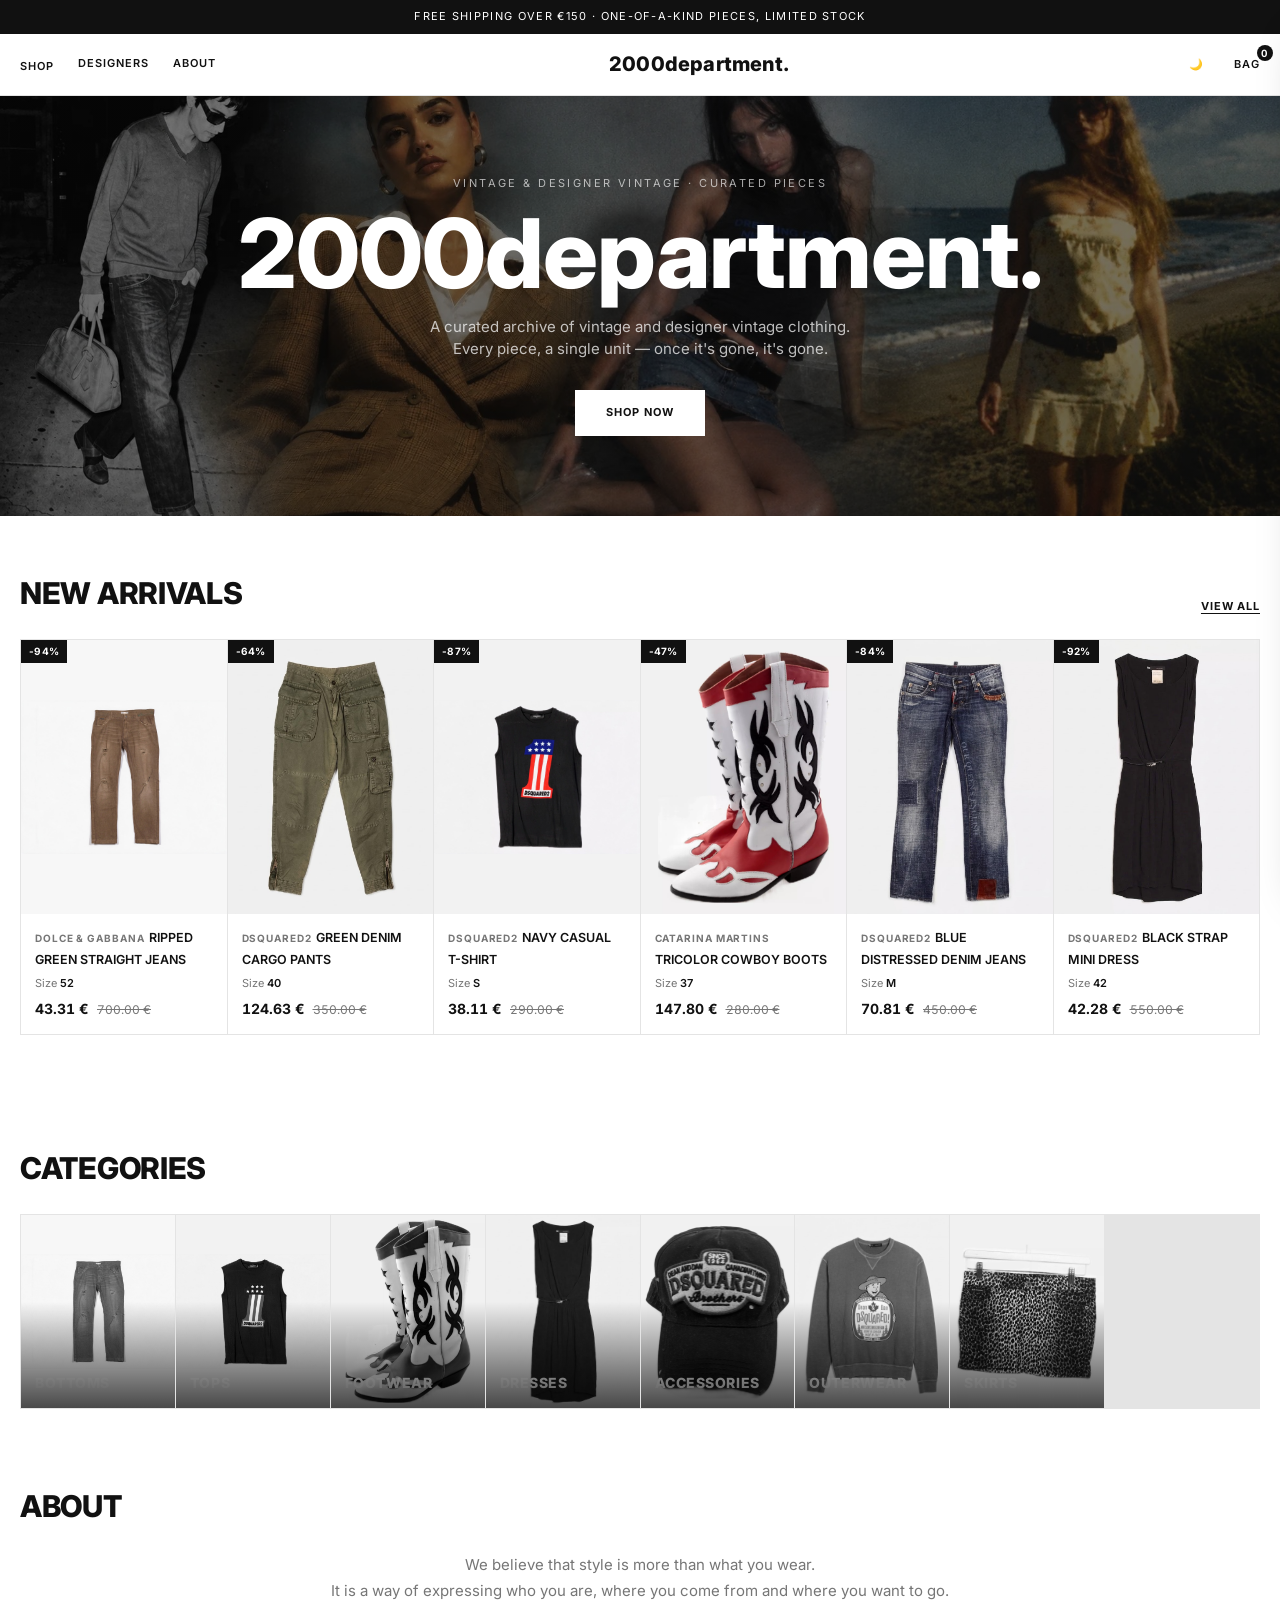
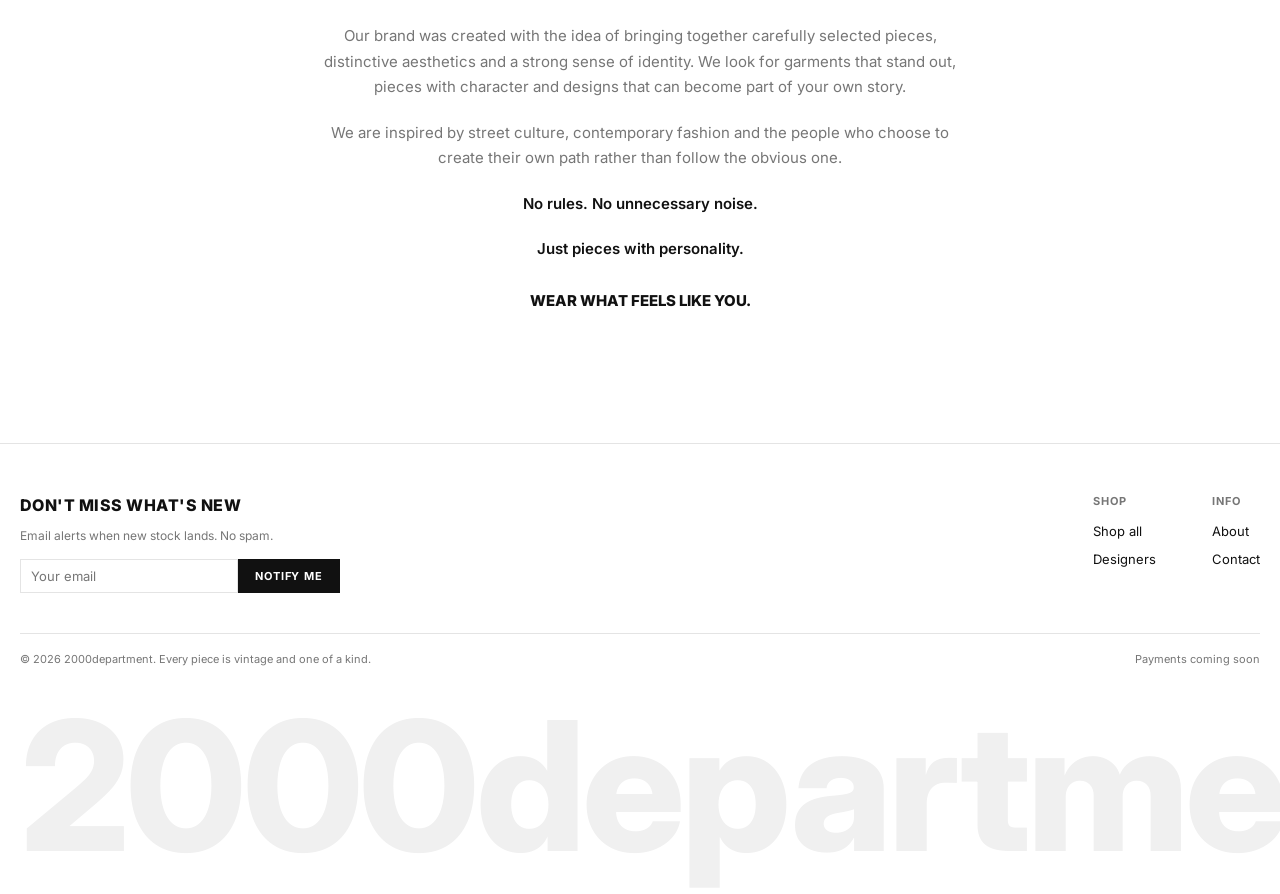
<file: index.html>
<!doctype html>
<html lang="en">
<head>
<meta charset="UTF-8">
<script>(function(){try{var t=localStorage.getItem('studio_theme');if(t==='light'||t==='dark')document.documentElement.setAttribute('data-theme',t);}catch(e){}})();</script>
<meta name="viewport" content="width=device-width, initial-scale=1, viewport-fit=cover">
<title>2000department — Vintage &amp; Designer Vintage</title>
<link rel="stylesheet" href="https://fonts.googleapis.com/css2?family=Inter:wght@400;500;600;700;800&display=swap">
<link rel="stylesheet" href="css/styles.css">
</head>
<body>

<div class="announce">Free shipping over €150 · One-of-a-kind pieces, limited stock</div>

<header class="site">
  <div class="wrap site-nav">
    <button id="mobileToggle" class="mobile-toggle" aria-label="Open menu">☰</button>
    <nav class="nav-left">
      <div class="nav-item">
        <a href="shop.html">Shop</a>
        <div class="mega-panel">
          <div class="wrap mega-cols">
            <div class="mega-col">
              <h5>Outerwear</h5>
              <a href="shop.html?category=Outerwear">All Outerwear</a>
              <a href="shop.html?category=Outerwear">Fur Jackets</a>
              <a href="shop.html?category=Outerwear">Vests</a>
              <a href="shop.html?category=Outerwear">Blazer &amp; Suits</a>
              <a href="shop.html?category=Outerwear">Coats</a>
              <a href="shop.html?category=Outerwear">Light Jackets</a>
              <a href="shop.html?category=Outerwear">Leather Jackets</a>
              <a href="shop.html?category=Outerwear">Bombers</a>
              <a href="shop.html?category=Outerwear">Denim Jackets</a>
            </div>
            <div class="mega-col">
              <h5>Bottoms</h5>
              <a href="shop.html?category=Bottoms">All Bottoms</a>
              <a href="shop.html?category=Bottoms">Jeans &amp; Pants</a>
              <a href="shop.html?category=Bottoms">Shorts</a>
              <a href="shop.html?category=Skirts">Skirts</a>
            </div>
            <div class="mega-col">
              <h5>Tops</h5>
              <a href="shop.html?category=Tops">All Tops</a>
              <a href="shop.html?category=Tops">T-Shirts</a>
              <a href="shop.html?category=Tops">Sweaters &amp; Hoodies</a>
              <a href="shop.html?category=Tops">Shirts &amp; Polos</a>
              <a href="shop.html?category=Dresses">Dresses</a>
            </div>
            <div class="mega-col">
              <h5>Footwear</h5>
              <a href="shop.html?category=Footwear">All Footwear</a>
              <a href="shop.html?category=Footwear">Shoes</a>
              <a href="shop.html?category=Footwear">Sneakers</a>
              <a href="shop.html?category=Footwear">Boots</a>
              <a href="shop.html?category=Footwear">Heels</a>
              <a href="shop.html?category=Footwear">Sandals</a>
            </div>
            <div class="mega-col">
              <h5>Accessories</h5>
              <a href="shop.html?category=Accessories">All Accessories</a>
              <a href="shop.html?category=Accessories">Bags</a>
              <a href="shop.html?category=Accessories">Belts</a>
              <a href="shop.html?category=Accessories">Gloves &amp; Scarves</a>
              <a href="shop.html?category=Accessories">Hats &amp; Beanies</a>
              <a href="shop.html?category=Accessories">Jewelry</a>
              <a href="shop.html?category=Accessories">Glasses</a>
            </div>
            <div class="mega-col">
              <h5>Collaborations</h5>
              <span class="mega-soon">Coming soon</span>
            </div>
          </div>
        </div>
      </div>
      <a href="designers.html">Designers</a>
      <a href="#about">About</a>
    </nav>
    <a href="index.html" class="wordmark">2000department.</a>
    <div class="nav-right">
      <button class="theme-toggle" aria-label="Toggle theme">🌙</button>
      <button data-cart-open class="cart-btn" aria-label="Open bag">Bag <span class="cart-count" hidden>0</span></button>
    </div>
  </div>
</header>

<div id="mobileNav">
  <button class="close-mobile" data-cart-close aria-label="Close menu">✕</button>
  <a href="shop.html">Shop all</a>
  <a href="designers.html">Designers</a>
  <a href="#about">About</a>
</div>

<section class="hero" style="padding-block:0;">
  <div class="hero-inner wrap" style="padding-block:80px;">
    <p class="eyebrow">Vintage &amp; designer vintage · curated pieces</p>
    <h1>2000department.</h1>
    <p class="sub">A curated archive of vintage and designer vintage clothing. Every piece, a single unit — once it's gone, it's gone.</p>
    <a href="shop.html" class="btn">Shop now</a>
  </div>
</section>

<section class="wrap">
  <div class="section-head">
    <h2>New Arrivals</h2>
    <a href="shop.html" class="view-all">View all</a>
  </div>
  <div class="grid" id="newArrivals"></div>
</section>

<section class="wrap">
  <div class="section-head">
    <h2>Categories</h2>
  </div>
  <div class="tiles" id="categoryTiles"></div>
</section>

<section class="wrap about-section" id="about">
  <div class="section-head">
    <h2>About</h2>
  </div>
  <div class="about-copy">
    <p>We believe that style is more than what you wear.<br>It is a way of expressing who you are, where you come from and where you want to go.</p>
    <p>Our brand was created with the idea of bringing together carefully selected pieces, distinctive aesthetics and a strong sense of identity. We look for garments that stand out, pieces with character and designs that can become part of your own story.</p>
    <p>We are inspired by street culture, contemporary fashion and the people who choose to create their own path rather than follow the obvious one.</p>
    <p class="about-emphasis">No rules. No unnecessary noise.</p>
    <p class="about-emphasis">Just pieces with personality.</p>
    <p class="about-tagline">Wear what feels like you.</p>
  </div>
</section>

<footer class="site">
  <div class="wrap">
    <div class="footer-top">
      <div class="footer-news">
        <h3>Don't miss what's new</h3>
        <p>Email alerts when new stock lands. No spam.</p>
        <form class="news-form" id="newsForm">
          <input type="email" placeholder="Your email" required>
          <button type="submit">Notify me</button>
        </form>
      </div>
      <div class="footer-cols">
        <div class="footer-col">
          <h4>Shop</h4>
          <a href="shop.html">Shop all</a>
          <a href="designers.html">Designers</a>
        </div>
        <div class="footer-col">
          <h4>Info</h4>
          <a href="#about">About</a>
          <a href="#" id="footerContact">Contact</a>
        </div>
      </div>
    </div>
    <div class="footer-bottom">
      <span>© <span id="year"></span> 2000department. Every piece is vintage and one of a kind.</span>
      <span>Payments coming soon</span>
    </div>
    <div class="footer-wordmark">2000department.</div>
  </div>
</footer>

<div class="overlay" id="overlay"></div>
<aside id="cartDrawer" aria-label="Shopping bag">
  <div class="cart-head">
    <h2>Bag</h2>
    <button data-cart-close aria-label="Close bag">✕</button>
  </div>
  <div class="ship-progress" id="shipProgress">
    <span class="ship-text"></span>
    <div class="bar"><div></div></div>
  </div>
  <div class="cart-lines" id="cartLines"></div>
  <div class="cart-foot" id="cartFoot" hidden>
    <div class="cart-total-row"><span>Estimated total</span><span id="cartTotal"></span></div>
    <p class="cart-note">Taxes included. Shipping calculated at checkout.</p>
    <button class="btn dark block" id="checkoutBtn">Checkout</button>
  </div>
</aside>

<div id="checkoutModal">
  <div class="modal-card">
    <h3>Payment coming soon</h3>
    <p>We're still connecting the payment gateway. In the meantime, email us at <b id="checkoutContactLine"></b> with your bag and we'll help you complete the order by hand.</p>
    <button class="btn dark block" id="checkoutModalClose">Got it</button>
  </div>
</div>

<div class="toast" id="toast"></div>

<script src="js/products.js"></script>
<script src="js/main.js"></script>
<script>
document.getElementById('year').textContent = new Date().getFullYear();
document.getElementById('newsForm').addEventListener('submit', function(e){
  e.preventDefault();
  showToast("Thanks! We'll email you about new arrivals.");
  this.reset();
});
document.getElementById('footerContact').addEventListener('click', function(e){
  e.preventDefault();
  openCheckoutModal();
});

(function(){
  const products = PRODUCTS;
  const inStock = products.filter(p=>p.status==='in_stock');

  const arrivals = inStock.slice(0,6);
  document.getElementById('newArrivals').innerHTML = arrivals.map(productCardHTML).join('');

  const categories = [...new Set(products.map(p=>p.category))];
  const tilesEl = document.getElementById('categoryTiles');
  tilesEl.innerHTML = categories.map(cat=>{
    const rep = products.find(p=>p.category===cat);
    return `<a class="tile" href="shop.html?category=${encodeURIComponent(cat)}">
      <img src="${rep.image}" alt="${cat}">
      <span>${cat}</span>
    </a>`;
  }).join('');
})();
</script>
</body>
</html>
</file>
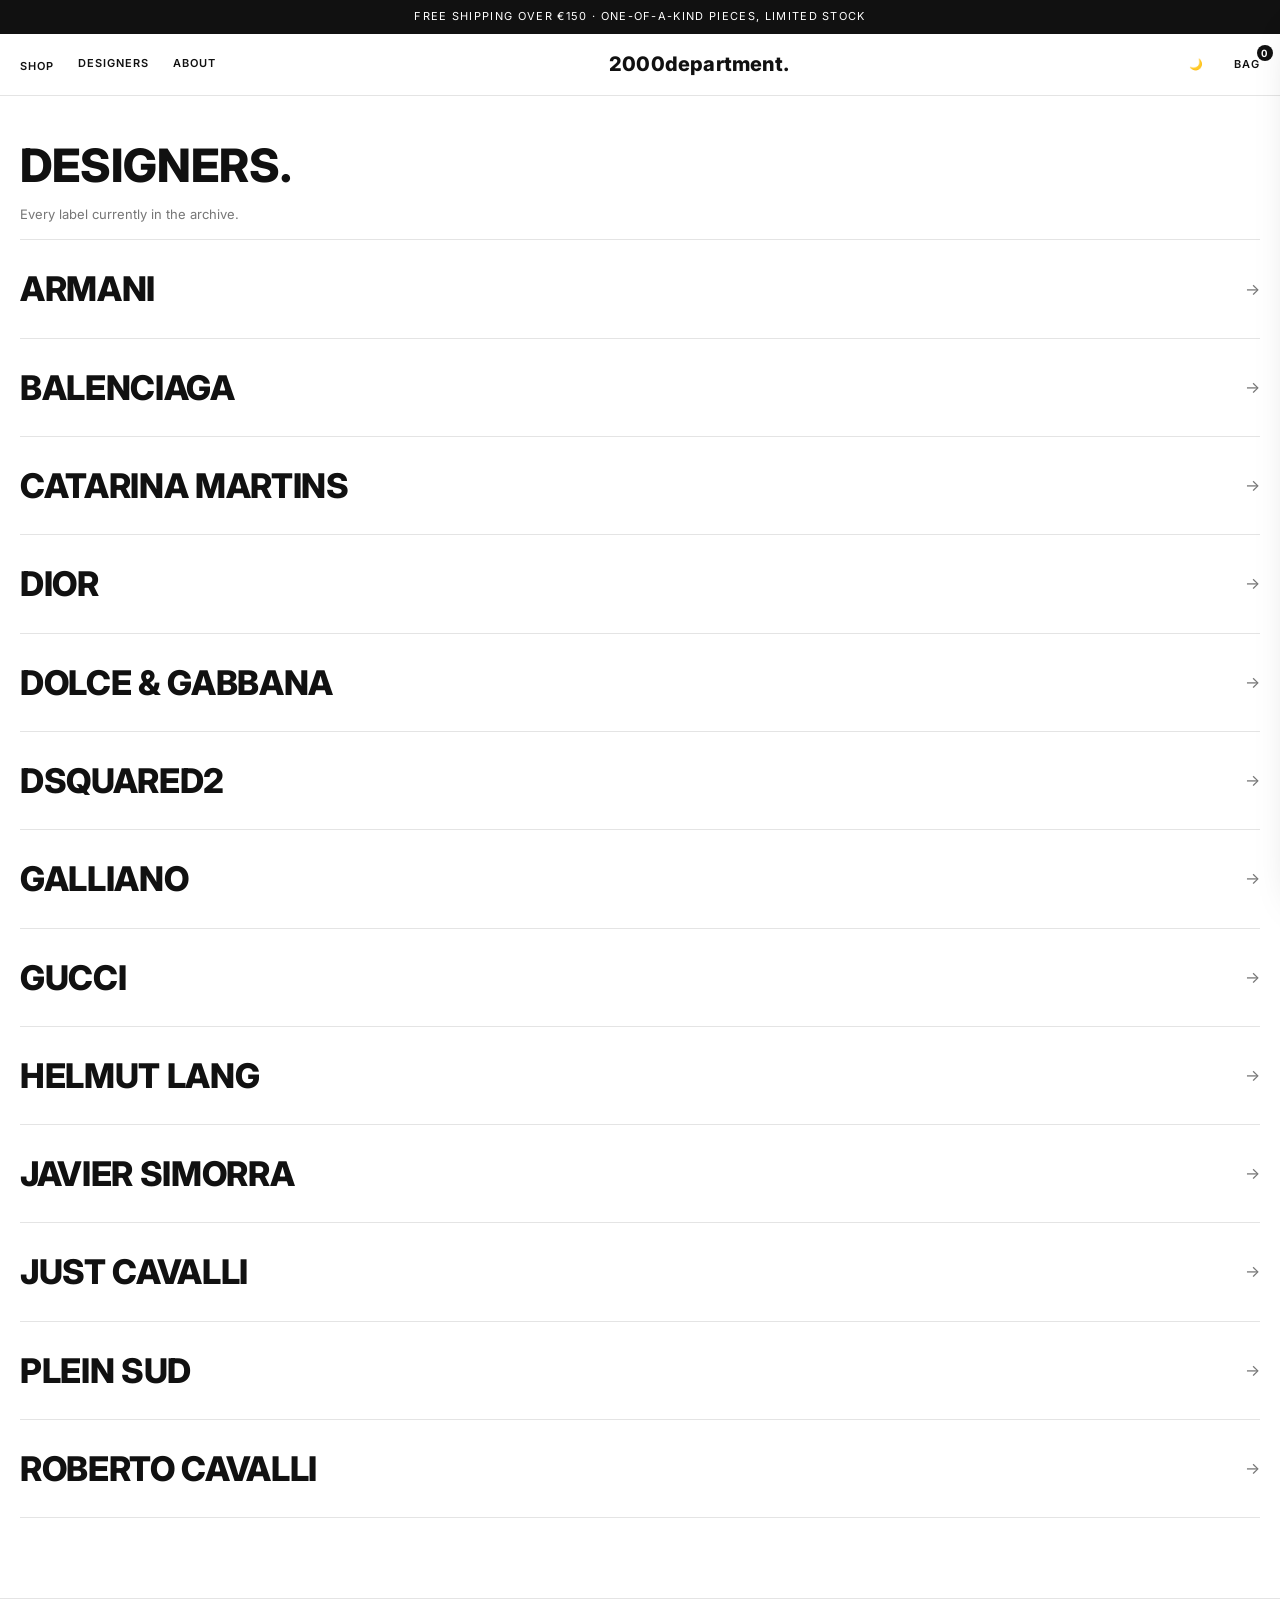
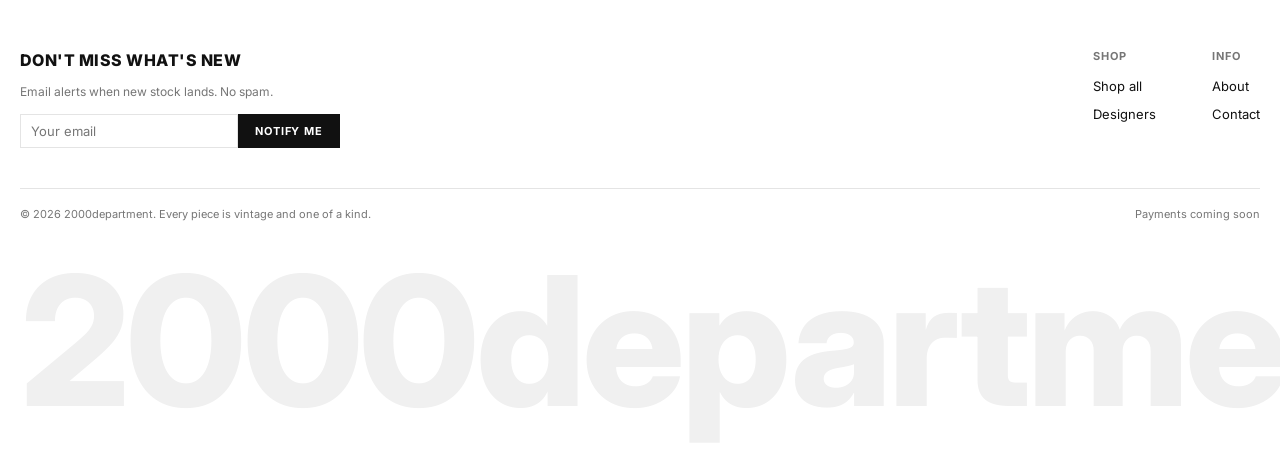
<file: designers.html>
<!doctype html>
<html lang="en">
<head>
<meta charset="UTF-8">
<script>(function(){try{var t=localStorage.getItem('studio_theme');if(t==='light'||t==='dark')document.documentElement.setAttribute('data-theme',t);}catch(e){}})();</script>
<meta name="viewport" content="width=device-width, initial-scale=1, viewport-fit=cover">
<title>Designers — 2000department</title>
<link rel="stylesheet" href="https://fonts.googleapis.com/css2?family=Inter:wght@400;500;600;700;800&display=swap">
<link rel="stylesheet" href="css/styles.css">
</head>
<body>

<div class="announce">Free shipping over €150 · One-of-a-kind pieces, limited stock</div>

<header class="site">
  <div class="wrap site-nav">
    <button id="mobileToggle" class="mobile-toggle" aria-label="Open menu">☰</button>
    <nav class="nav-left">
      <div class="nav-item">
        <a href="shop.html">Shop</a>
        <div class="mega-panel">
          <div class="wrap mega-cols">
            <div class="mega-col">
              <h5>Outerwear</h5>
              <a href="shop.html?category=Outerwear">All Outerwear</a>
              <a href="shop.html?category=Outerwear">Fur Jackets</a>
              <a href="shop.html?category=Outerwear">Vests</a>
              <a href="shop.html?category=Outerwear">Blazer &amp; Suits</a>
              <a href="shop.html?category=Outerwear">Coats</a>
              <a href="shop.html?category=Outerwear">Light Jackets</a>
              <a href="shop.html?category=Outerwear">Leather Jackets</a>
              <a href="shop.html?category=Outerwear">Bombers</a>
              <a href="shop.html?category=Outerwear">Denim Jackets</a>
            </div>
            <div class="mega-col">
              <h5>Bottoms</h5>
              <a href="shop.html?category=Bottoms">All Bottoms</a>
              <a href="shop.html?category=Bottoms">Jeans &amp; Pants</a>
              <a href="shop.html?category=Bottoms">Shorts</a>
              <a href="shop.html?category=Skirts">Skirts</a>
            </div>
            <div class="mega-col">
              <h5>Tops</h5>
              <a href="shop.html?category=Tops">All Tops</a>
              <a href="shop.html?category=Tops">T-Shirts</a>
              <a href="shop.html?category=Tops">Sweaters &amp; Hoodies</a>
              <a href="shop.html?category=Tops">Shirts &amp; Polos</a>
              <a href="shop.html?category=Dresses">Dresses</a>
            </div>
            <div class="mega-col">
              <h5>Footwear</h5>
              <a href="shop.html?category=Footwear">All Footwear</a>
              <a href="shop.html?category=Footwear">Shoes</a>
              <a href="shop.html?category=Footwear">Sneakers</a>
              <a href="shop.html?category=Footwear">Boots</a>
              <a href="shop.html?category=Footwear">Heels</a>
              <a href="shop.html?category=Footwear">Sandals</a>
            </div>
            <div class="mega-col">
              <h5>Accessories</h5>
              <a href="shop.html?category=Accessories">All Accessories</a>
              <a href="shop.html?category=Accessories">Bags</a>
              <a href="shop.html?category=Accessories">Belts</a>
              <a href="shop.html?category=Accessories">Gloves &amp; Scarves</a>
              <a href="shop.html?category=Accessories">Hats &amp; Beanies</a>
              <a href="shop.html?category=Accessories">Jewelry</a>
              <a href="shop.html?category=Accessories">Glasses</a>
            </div>
            <div class="mega-col">
              <h5>Collaborations</h5>
              <span class="mega-soon">Coming soon</span>
            </div>
          </div>
        </div>
      </div>
      <a href="designers.html">Designers</a>
      <a href="index.html#about">About</a>
    </nav>
    <a href="index.html" class="wordmark">2000department.</a>
    <div class="nav-right">
      <button class="theme-toggle" aria-label="Toggle theme">🌙</button>
      <button data-cart-open class="cart-btn" aria-label="Open bag">Bag <span class="cart-count" hidden>0</span></button>
    </div>
  </div>
</header>

<div id="mobileNav">
  <button class="close-mobile" data-cart-close aria-label="Close menu">✕</button>
  <a href="shop.html">Shop all</a>
  <a href="designers.html">Designers</a>
  <a href="index.html#about">About</a>
</div>

<section class="wrap" style="padding-block:36px 0;">
  <h1 style="font-family:'Inter',sans-serif; font-weight:800; text-transform:uppercase; font-size:clamp(28px,5vw,46px); margin:0 0 6px;">Designers.</h1>
  <p style="color:var(--ink-muted); font-size:13px; margin:0 0 8px;">Every label currently in the archive.</p>
</section>

<section class="wrap designers-list" id="designersList"></section>

<footer class="site" style="margin-top:20px;">
  <div class="wrap">
    <div class="footer-top">
      <div class="footer-news">
        <h3>Don't miss what's new</h3>
        <p>Email alerts when new stock lands. No spam.</p>
        <form class="news-form" id="newsForm">
          <input type="email" placeholder="Your email" required>
          <button type="submit">Notify me</button>
        </form>
      </div>
      <div class="footer-cols">
        <div class="footer-col">
          <h4>Shop</h4>
          <a href="shop.html">Shop all</a>
          <a href="designers.html">Designers</a>
        </div>
        <div class="footer-col">
          <h4>Info</h4>
          <a href="index.html#about">About</a>
          <a href="#" id="footerContact">Contact</a>
        </div>
      </div>
    </div>
    <div class="footer-bottom">
      <span>© <span id="year"></span> 2000department. Every piece is vintage and one of a kind.</span>
      <span>Payments coming soon</span>
    </div>
    <div class="footer-wordmark">2000department.</div>
  </div>
</footer>

<div class="overlay" id="overlay"></div>
<aside id="cartDrawer" aria-label="Shopping bag">
  <div class="cart-head">
    <h2>Bag</h2>
    <button data-cart-close aria-label="Close bag">✕</button>
  </div>
  <div class="ship-progress" id="shipProgress">
    <span class="ship-text"></span>
    <div class="bar"><div></div></div>
  </div>
  <div class="cart-lines" id="cartLines"></div>
  <div class="cart-foot" id="cartFoot" hidden>
    <div class="cart-total-row"><span>Estimated total</span><span id="cartTotal"></span></div>
    <p class="cart-note">Taxes included. Shipping calculated at checkout.</p>
    <button class="btn dark block" id="checkoutBtn">Checkout</button>
  </div>
</aside>

<div id="checkoutModal">
  <div class="modal-card">
    <h3>Payment coming soon</h3>
    <p>We're still connecting the payment gateway. In the meantime, email us at <b id="checkoutContactLine"></b> with your bag and we'll help you complete the order by hand.</p>
    <button class="btn dark block" id="checkoutModalClose">Got it</button>
  </div>
</div>

<div class="toast" id="toast"></div>

<script src="js/products.js"></script>
<script src="js/main.js"></script>
<script>
document.getElementById('year').textContent = new Date().getFullYear();
document.getElementById('newsForm').addEventListener('submit', function(e){
  e.preventDefault();
  showToast("Thanks! We'll email you about new arrivals.");
  this.reset();
});
document.getElementById('footerContact').addEventListener('click', function(e){
  e.preventDefault();
  openCheckoutModal();
});

(function(){
  const brands = [...new Set(PRODUCTS.map(p => p.brand))].sort();
  document.getElementById('designersList').innerHTML = brands.map(b => `
    <a class="designer-row" href="shop.html?brand=${encodeURIComponent(b)}">
      <span>${b}</span>
      <span class="arrow">→</span>
    </a>
  `).join('');
})();
</script>
</body>
</html>
</file>
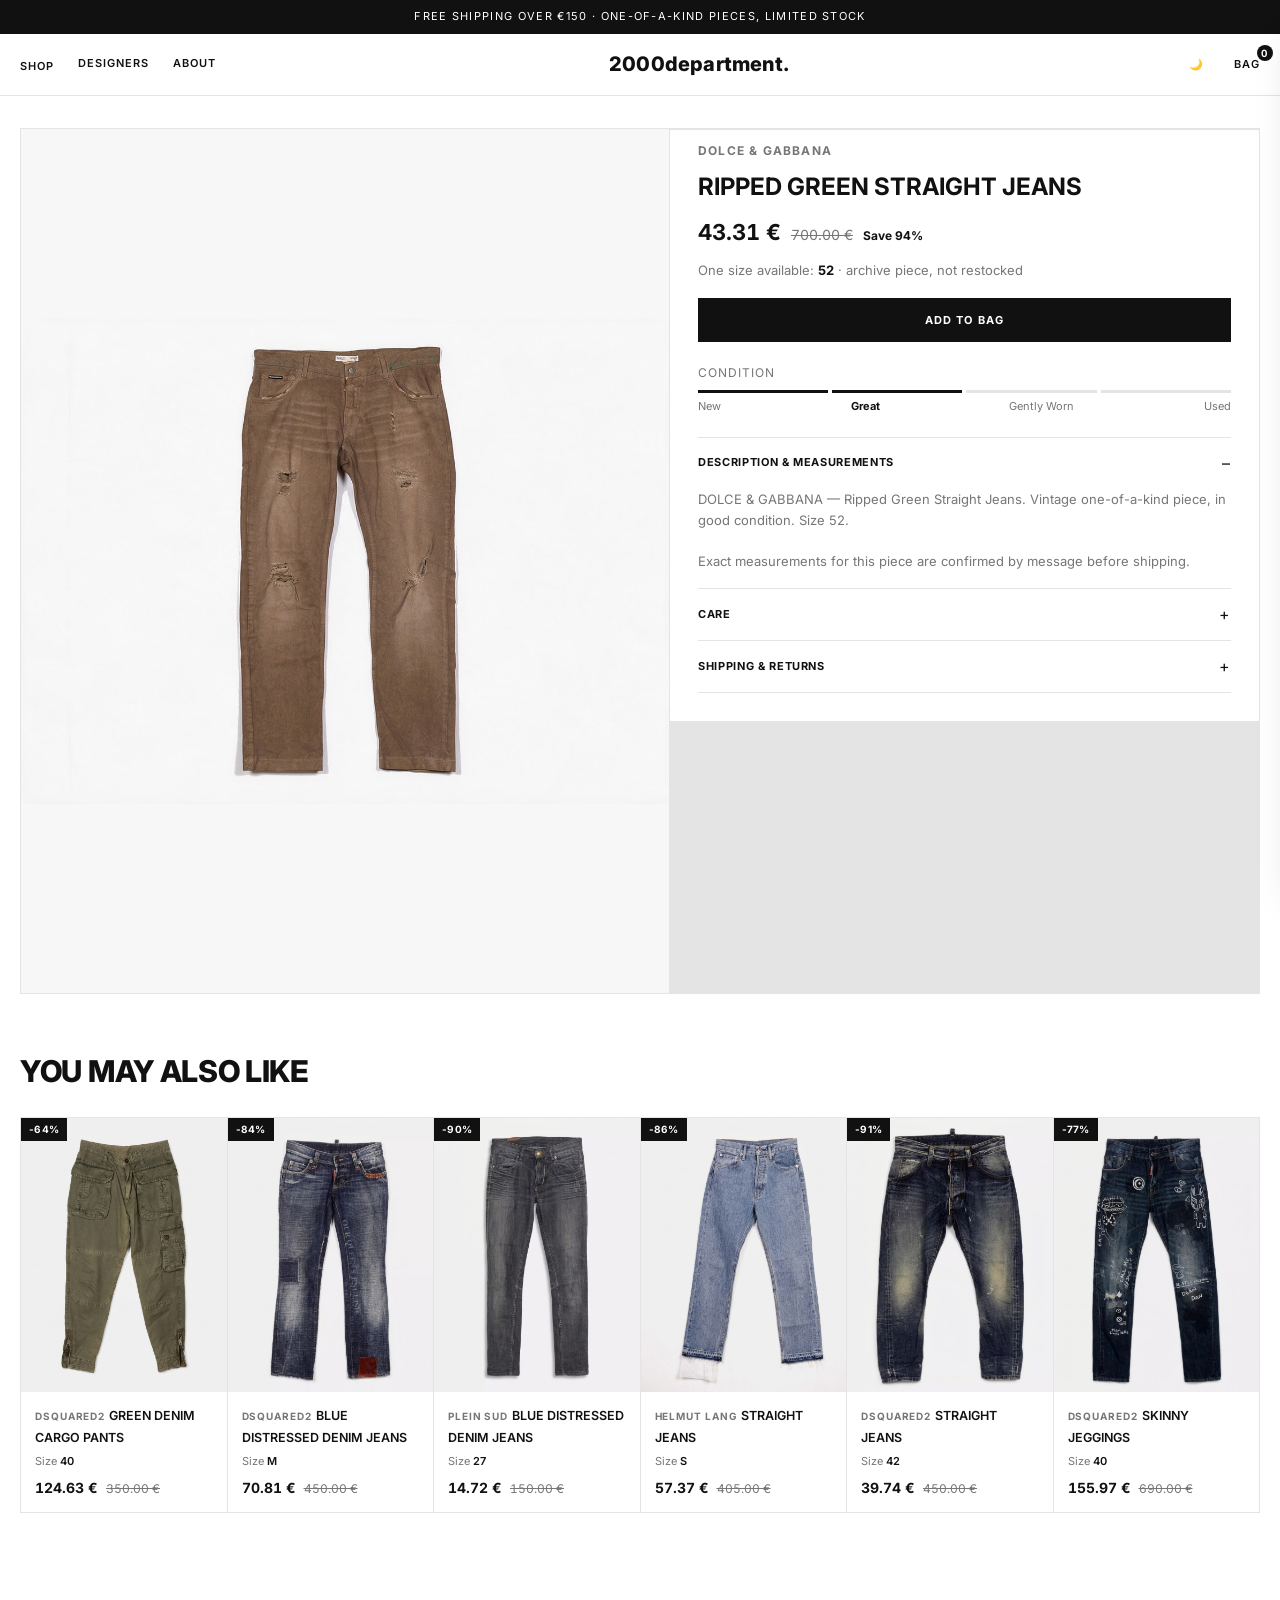
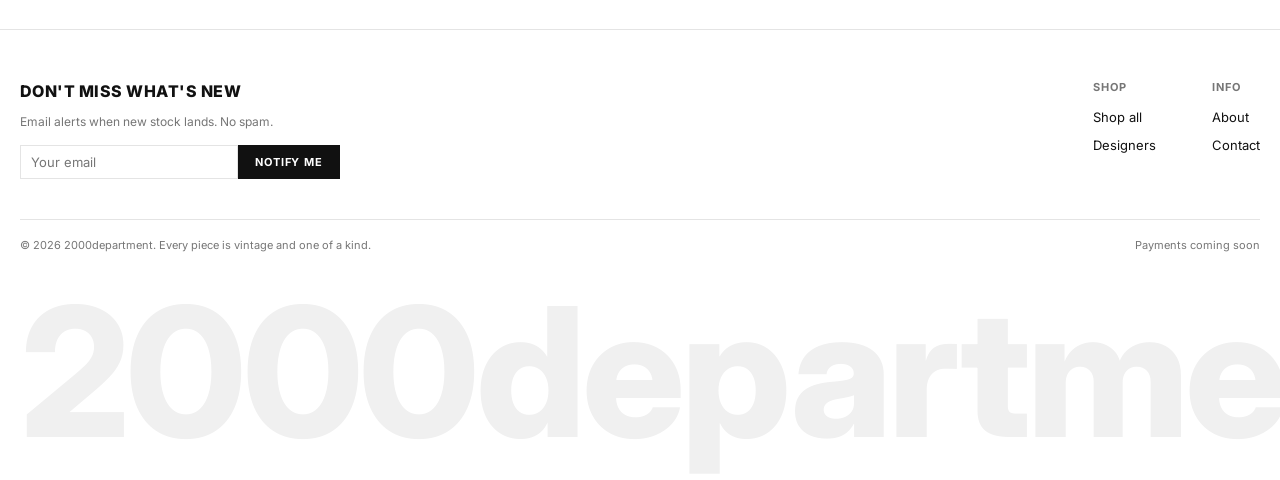
<file: product.html>
<!doctype html>
<html lang="en">
<head>
<meta charset="UTF-8">
<script>(function(){try{var t=localStorage.getItem('studio_theme');if(t==='light'||t==='dark')document.documentElement.setAttribute('data-theme',t);}catch(e){}})();</script>
<meta name="viewport" content="width=device-width, initial-scale=1, viewport-fit=cover">
<title id="pageTitle">Product — 2000department</title>
<link rel="stylesheet" href="https://fonts.googleapis.com/css2?family=Inter:wght@400;500;600;700;800&display=swap">
<link rel="stylesheet" href="css/styles.css">
</head>
<body>

<div class="announce">Free shipping over €150 · One-of-a-kind pieces, limited stock</div>

<header class="site">
  <div class="wrap site-nav">
    <button id="mobileToggle" class="mobile-toggle" aria-label="Open menu">☰</button>
    <nav class="nav-left">
      <div class="nav-item">
        <a href="shop.html">Shop</a>
        <div class="mega-panel">
          <div class="wrap mega-cols">
            <div class="mega-col">
              <h5>Outerwear</h5>
              <a href="shop.html?category=Outerwear">All Outerwear</a>
              <a href="shop.html?category=Outerwear">Fur Jackets</a>
              <a href="shop.html?category=Outerwear">Vests</a>
              <a href="shop.html?category=Outerwear">Blazer &amp; Suits</a>
              <a href="shop.html?category=Outerwear">Coats</a>
              <a href="shop.html?category=Outerwear">Light Jackets</a>
              <a href="shop.html?category=Outerwear">Leather Jackets</a>
              <a href="shop.html?category=Outerwear">Bombers</a>
              <a href="shop.html?category=Outerwear">Denim Jackets</a>
            </div>
            <div class="mega-col">
              <h5>Bottoms</h5>
              <a href="shop.html?category=Bottoms">All Bottoms</a>
              <a href="shop.html?category=Bottoms">Jeans &amp; Pants</a>
              <a href="shop.html?category=Bottoms">Shorts</a>
              <a href="shop.html?category=Skirts">Skirts</a>
            </div>
            <div class="mega-col">
              <h5>Tops</h5>
              <a href="shop.html?category=Tops">All Tops</a>
              <a href="shop.html?category=Tops">T-Shirts</a>
              <a href="shop.html?category=Tops">Sweaters &amp; Hoodies</a>
              <a href="shop.html?category=Tops">Shirts &amp; Polos</a>
              <a href="shop.html?category=Dresses">Dresses</a>
            </div>
            <div class="mega-col">
              <h5>Footwear</h5>
              <a href="shop.html?category=Footwear">All Footwear</a>
              <a href="shop.html?category=Footwear">Shoes</a>
              <a href="shop.html?category=Footwear">Sneakers</a>
              <a href="shop.html?category=Footwear">Boots</a>
              <a href="shop.html?category=Footwear">Heels</a>
              <a href="shop.html?category=Footwear">Sandals</a>
            </div>
            <div class="mega-col">
              <h5>Accessories</h5>
              <a href="shop.html?category=Accessories">All Accessories</a>
              <a href="shop.html?category=Accessories">Bags</a>
              <a href="shop.html?category=Accessories">Belts</a>
              <a href="shop.html?category=Accessories">Gloves &amp; Scarves</a>
              <a href="shop.html?category=Accessories">Hats &amp; Beanies</a>
              <a href="shop.html?category=Accessories">Jewelry</a>
              <a href="shop.html?category=Accessories">Glasses</a>
            </div>
            <div class="mega-col">
              <h5>Collaborations</h5>
              <span class="mega-soon">Coming soon</span>
            </div>
          </div>
        </div>
      </div>
      <a href="designers.html">Designers</a>
      <a href="index.html#about">About</a>
    </nav>
    <a href="index.html" class="wordmark">2000department.</a>
    <div class="nav-right">
      <button class="theme-toggle" aria-label="Toggle theme">🌙</button>
      <button data-cart-open class="cart-btn" aria-label="Open bag">Bag <span class="cart-count" hidden>0</span></button>
    </div>
  </div>
</header>

<div id="mobileNav">
  <button class="close-mobile" data-cart-close aria-label="Close menu">✕</button>
  <a href="shop.html">Shop all</a>
  <a href="designers.html">Designers</a>
  <a href="index.html#about">About</a>
</div>

<section class="wrap" style="padding-block:32px 0;">
  <div id="productRoot" class="product-layout"></div>
</section>

<section class="wrap" id="relatedSection" style="display:none;">
  <div class="section-head">
    <h2>You may also like</h2>
  </div>
  <div class="grid" id="relatedGrid"></div>
</section>

<footer class="site" style="margin-top:60px;">
  <div class="wrap">
    <div class="footer-top">
      <div class="footer-news">
        <h3>Don't miss what's new</h3>
        <p>Email alerts when new stock lands. No spam.</p>
        <form class="news-form" id="newsForm">
          <input type="email" placeholder="Your email" required>
          <button type="submit">Notify me</button>
        </form>
      </div>
      <div class="footer-cols">
        <div class="footer-col">
          <h4>Shop</h4>
          <a href="shop.html">Shop all</a>
          <a href="designers.html">Designers</a>
        </div>
        <div class="footer-col">
          <h4>Info</h4>
          <a href="index.html#about">About</a>
          <a href="#" id="footerContact">Contact</a>
        </div>
      </div>
    </div>
    <div class="footer-bottom">
      <span>© <span id="year"></span> 2000department. Every piece is vintage and one of a kind.</span>
      <span>Payments coming soon</span>
    </div>
    <div class="footer-wordmark">2000department.</div>
  </div>
</footer>

<div class="overlay" id="overlay"></div>
<aside id="cartDrawer" aria-label="Shopping bag">
  <div class="cart-head">
    <h2>Bag</h2>
    <button data-cart-close aria-label="Close bag">✕</button>
  </div>
  <div class="ship-progress" id="shipProgress">
    <span class="ship-text"></span>
    <div class="bar"><div></div></div>
  </div>
  <div class="cart-lines" id="cartLines"></div>
  <div class="cart-foot" id="cartFoot" hidden>
    <div class="cart-total-row"><span>Estimated total</span><span id="cartTotal"></span></div>
    <p class="cart-note">Taxes included. Shipping calculated at checkout.</p>
    <button class="btn dark block" id="checkoutBtn">Checkout</button>
  </div>
</aside>

<div id="checkoutModal">
  <div class="modal-card">
    <h3>Payment coming soon</h3>
    <p>We're still connecting the payment gateway. In the meantime, email us at <b id="checkoutContactLine"></b> with your bag and we'll help you complete the order by hand.</p>
    <button class="btn dark block" id="checkoutModalClose">Got it</button>
  </div>
</div>

<div class="toast" id="toast"></div>

<script src="js/products.js"></script>
<script src="js/main.js"></script>
<script>
document.getElementById('year').textContent = new Date().getFullYear();
document.getElementById('newsForm').addEventListener('submit', function(e){
  e.preventDefault();
  showToast("Thanks! We'll email you about new arrivals.");
  this.reset();
});
document.getElementById('footerContact').addEventListener('click', function(e){
  e.preventDefault();
  openCheckoutModal();
});

const CONDITION_STEPS = ['New','Great','Gently Worn','Used'];

const id = Number(new URLSearchParams(location.search).get('id'));

(function(){
  const products = PRODUCTS;
  const p = products.find(x=>x.id === id) || products[0];
  document.getElementById('pageTitle').textContent = `${p.brand} ${p.title} — 2000department`;

  const discount = p.compareAtPrice ? Math.round(100*(1-p.price/p.compareAtPrice)) : 0;
  const stepIndex = CONDITION_STEPS.indexOf(p.condition);

  document.getElementById('productRoot').innerHTML = `
    <div class="product-gallery">
      <div class="main-img"><img src="${p.image}" alt="${p.brand} ${p.title}"></div>
    </div>
    <div class="product-info">
      <p class="brand">${p.brand}</p>
      <h1>${p.title}</h1>
      <div class="price-row">
        <span class="price">${fmtPrice(p.price)}</span>
        ${p.compareAtPrice ? `<span class="price-compare">${fmtPrice(p.compareAtPrice)}</span>` : ''}
        ${discount>0 ? `<span class="save">Save ${discount}%</span>` : ''}
      </div>
      <p class="size-line">One size available: <b>${p.size}</b> · archive piece, not restocked</p>

      ${p.status === 'in_stock'
        ? `<button class="btn dark block" id="addToCartBtn">Add to bag</button>`
        : p.status === 'draft'
        ? `<button class="btn block" disabled>Coming soon</button>`
        : `<button class="btn block" disabled>Sold</button><span class="sold-tag">Sold out</span>`}

      <div class="condition">
        <p class="label">Condition</p>
        <div class="condition-scale">
          ${CONDITION_STEPS.map((s,i)=>`<div class="${i<=stepIndex?'active':''}"></div>`).join('')}
        </div>
        <div class="condition-labels">
          ${CONDITION_STEPS.map(s=>`<span${s===p.condition?' style="color:var(--ink);font-weight:700;"':''}>${s}</span>`).join('')}
        </div>
      </div>

      <div class="accordion">
        <details class="acc-item" open>
          <summary>Description &amp; measurements</summary>
          <div class="acc-body">${p.description}<br><br>Exact measurements for this piece are confirmed by message before shipping.</div>
        </details>
        <details class="acc-item">
          <summary>Care</summary>
          <div class="acc-body">Vintage piece: we recommend dry cleaning and checking the garment's original label before washing.</div>
        </details>
        <details class="acc-item">
          <summary>Shipping &amp; returns</summary>
          <div class="acc-body">Shipping within 3–5 business days. As these are one-of-a-kind archive pieces, returns are not accepted except for undisclosed defects.</div>
        </details>
      </div>
    </div>
  `;

  document.getElementById('addToCartBtn')?.addEventListener('click', ()=>addToCart(p));

  const related = products.filter(x=>x.category===p.category && x.id!==p.id && x.status==='in_stock').slice(0,6);
  if(related.length){
    document.getElementById('relatedSection').style.display = '';
    document.getElementById('relatedGrid').innerHTML = related.map(productCardHTML).join('');
  }
})();
</script>
</body>
</html>
</file>
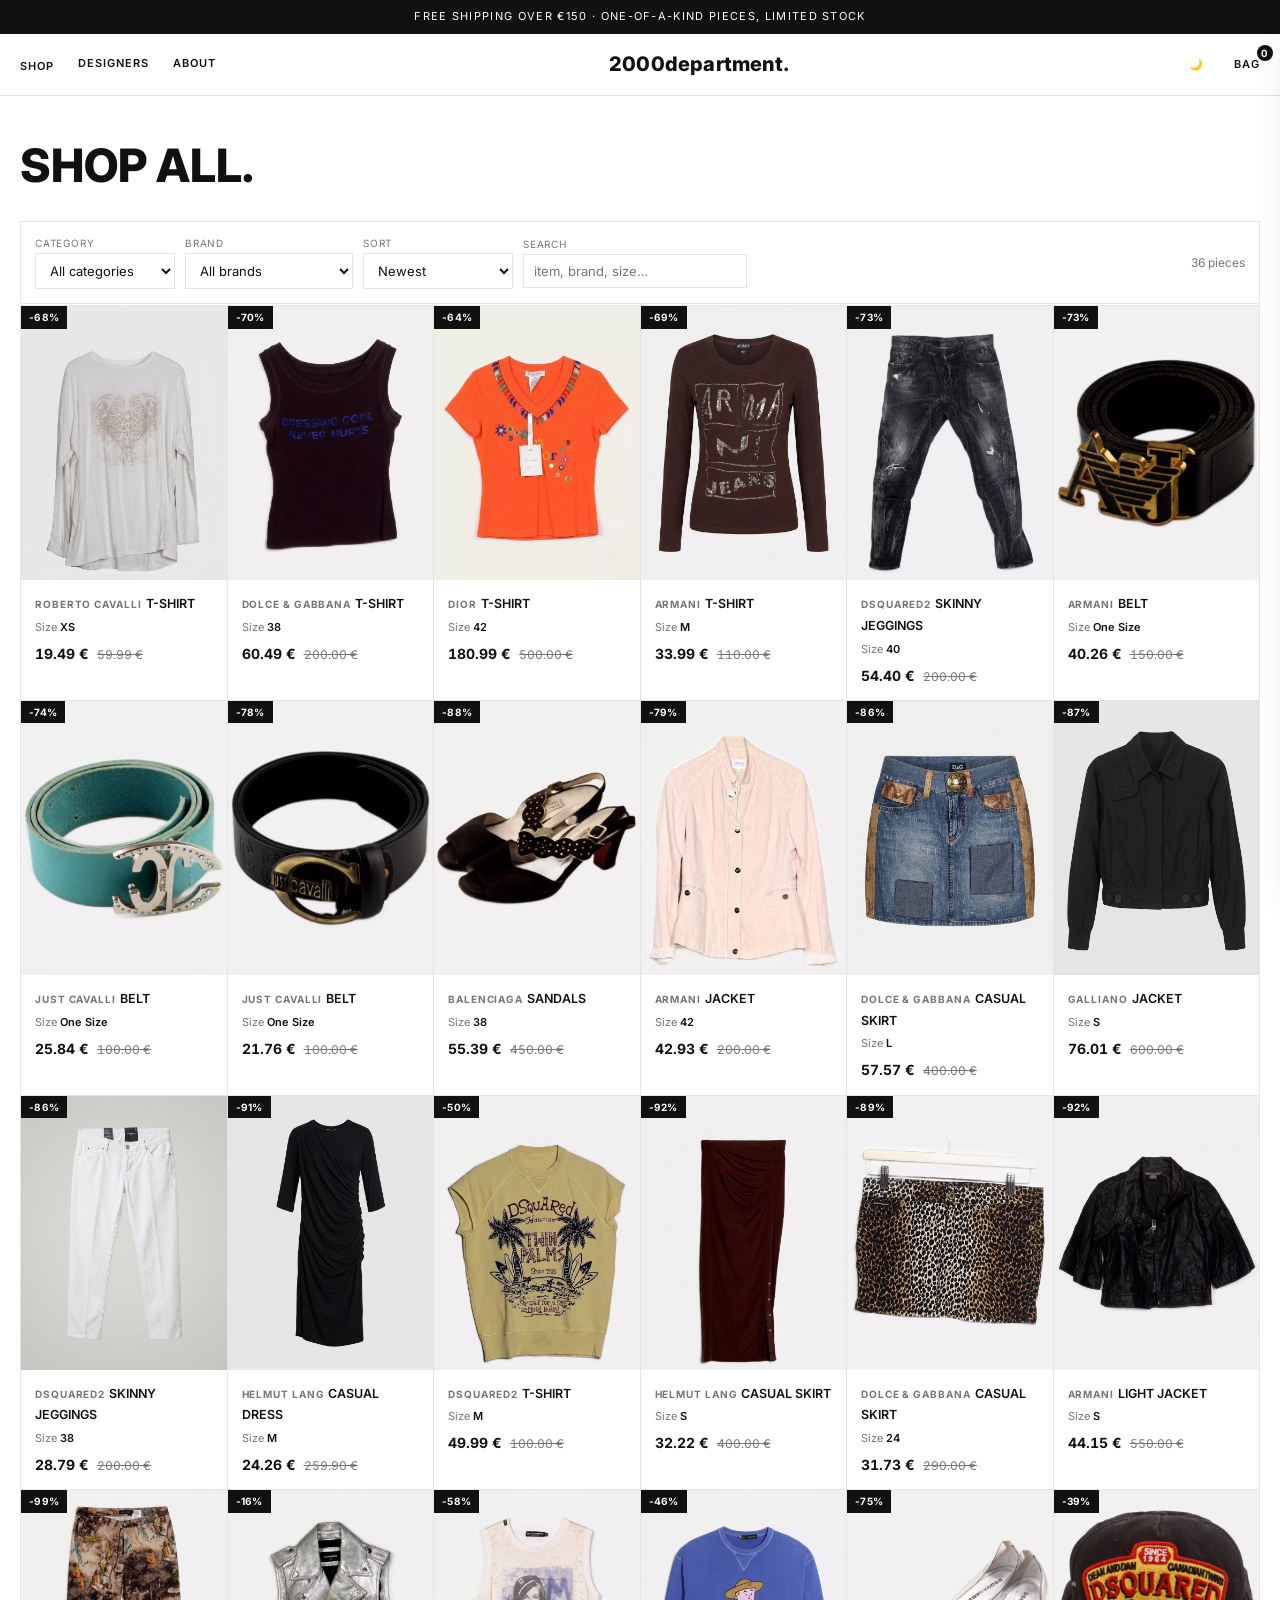
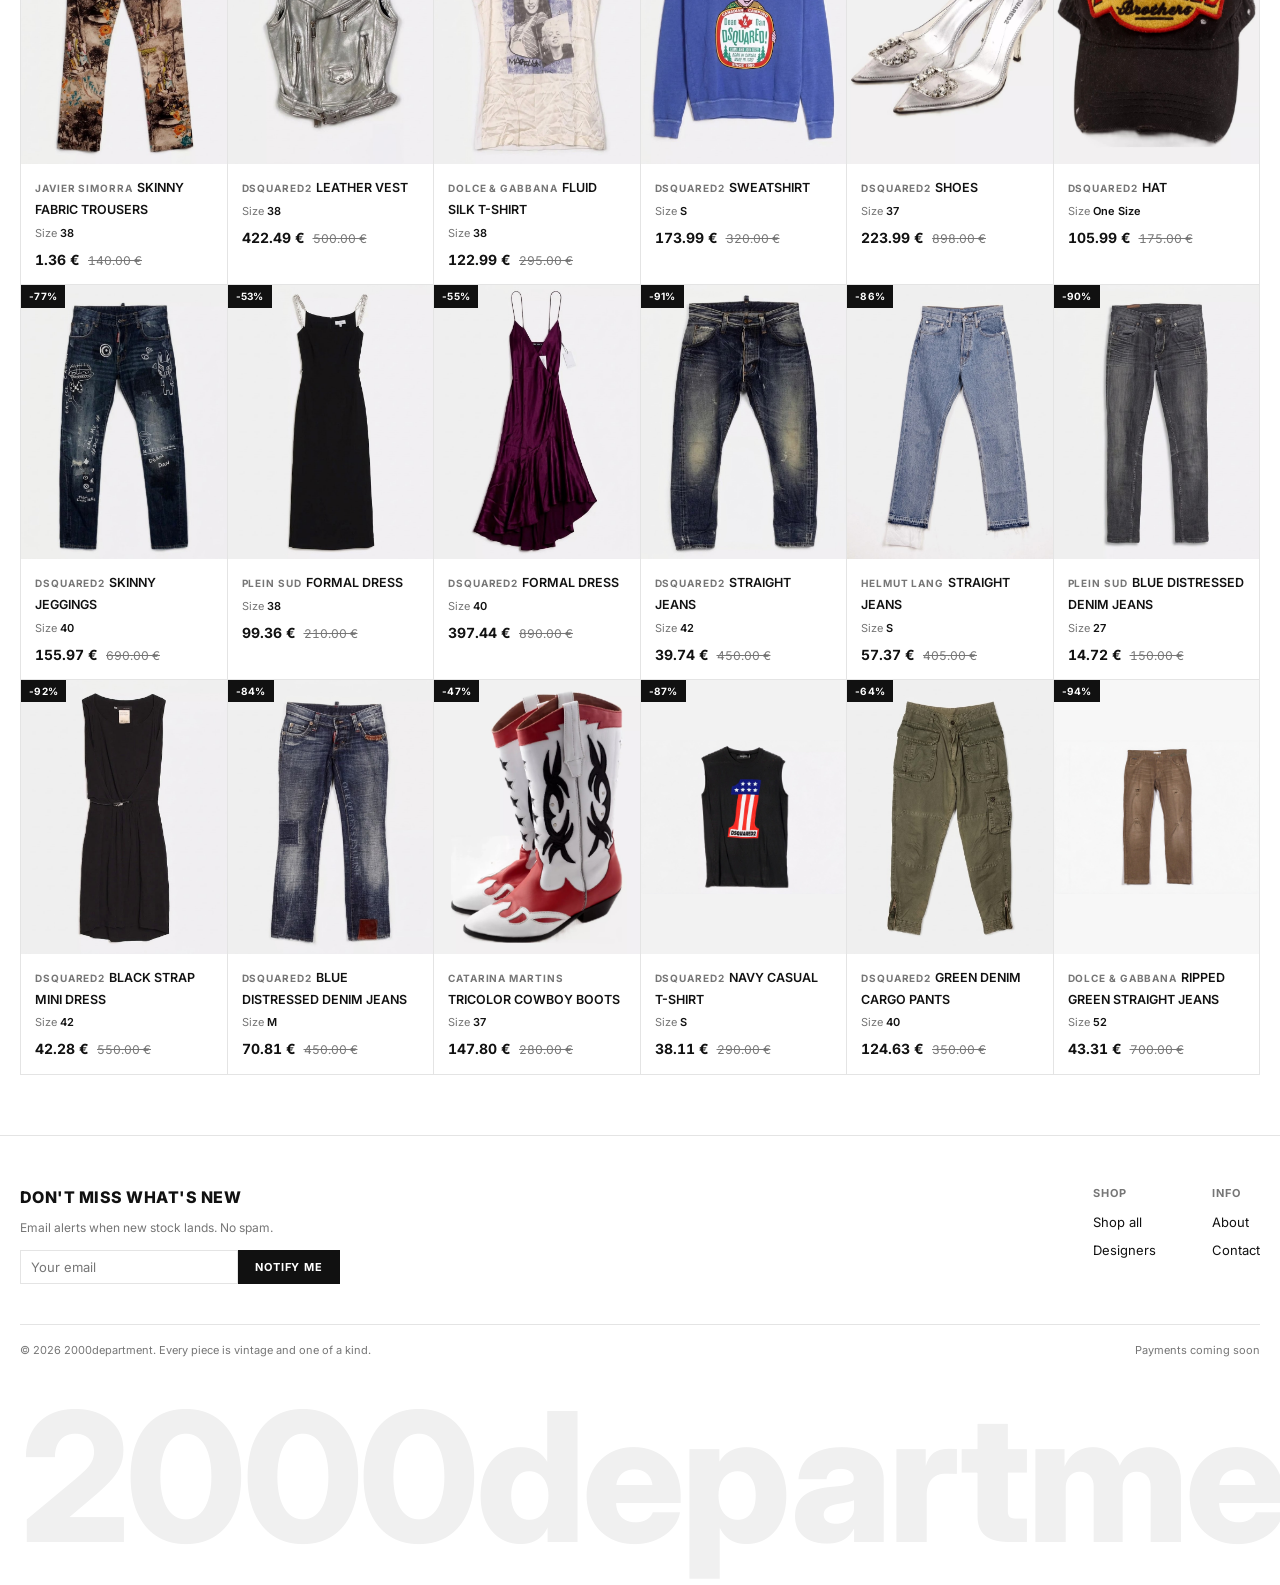
<file: shop.html>
<!doctype html>
<html lang="en">
<head>
<meta charset="UTF-8">
<script>(function(){try{var t=localStorage.getItem('studio_theme');if(t==='light'||t==='dark')document.documentElement.setAttribute('data-theme',t);}catch(e){}})();</script>
<meta name="viewport" content="width=device-width, initial-scale=1, viewport-fit=cover">
<title>Shop all — 2000department</title>
<link rel="stylesheet" href="https://fonts.googleapis.com/css2?family=Inter:wght@400;500;600;700;800&display=swap">
<link rel="stylesheet" href="css/styles.css">
</head>
<body>

<div class="announce">Free shipping over €150 · One-of-a-kind pieces, limited stock</div>

<header class="site">
  <div class="wrap site-nav">
    <button id="mobileToggle" class="mobile-toggle" aria-label="Open menu">☰</button>
    <nav class="nav-left">
      <div class="nav-item">
        <a href="shop.html">Shop</a>
        <div class="mega-panel">
          <div class="wrap mega-cols">
            <div class="mega-col">
              <h5>Outerwear</h5>
              <a href="shop.html?category=Outerwear">All Outerwear</a>
              <a href="shop.html?category=Outerwear">Fur Jackets</a>
              <a href="shop.html?category=Outerwear">Vests</a>
              <a href="shop.html?category=Outerwear">Blazer &amp; Suits</a>
              <a href="shop.html?category=Outerwear">Coats</a>
              <a href="shop.html?category=Outerwear">Light Jackets</a>
              <a href="shop.html?category=Outerwear">Leather Jackets</a>
              <a href="shop.html?category=Outerwear">Bombers</a>
              <a href="shop.html?category=Outerwear">Denim Jackets</a>
            </div>
            <div class="mega-col">
              <h5>Bottoms</h5>
              <a href="shop.html?category=Bottoms">All Bottoms</a>
              <a href="shop.html?category=Bottoms">Jeans &amp; Pants</a>
              <a href="shop.html?category=Bottoms">Shorts</a>
              <a href="shop.html?category=Skirts">Skirts</a>
            </div>
            <div class="mega-col">
              <h5>Tops</h5>
              <a href="shop.html?category=Tops">All Tops</a>
              <a href="shop.html?category=Tops">T-Shirts</a>
              <a href="shop.html?category=Tops">Sweaters &amp; Hoodies</a>
              <a href="shop.html?category=Tops">Shirts &amp; Polos</a>
              <a href="shop.html?category=Dresses">Dresses</a>
            </div>
            <div class="mega-col">
              <h5>Footwear</h5>
              <a href="shop.html?category=Footwear">All Footwear</a>
              <a href="shop.html?category=Footwear">Shoes</a>
              <a href="shop.html?category=Footwear">Sneakers</a>
              <a href="shop.html?category=Footwear">Boots</a>
              <a href="shop.html?category=Footwear">Heels</a>
              <a href="shop.html?category=Footwear">Sandals</a>
            </div>
            <div class="mega-col">
              <h5>Accessories</h5>
              <a href="shop.html?category=Accessories">All Accessories</a>
              <a href="shop.html?category=Accessories">Bags</a>
              <a href="shop.html?category=Accessories">Belts</a>
              <a href="shop.html?category=Accessories">Gloves &amp; Scarves</a>
              <a href="shop.html?category=Accessories">Hats &amp; Beanies</a>
              <a href="shop.html?category=Accessories">Jewelry</a>
              <a href="shop.html?category=Accessories">Glasses</a>
            </div>
            <div class="mega-col">
              <h5>Collaborations</h5>
              <span class="mega-soon">Coming soon</span>
            </div>
          </div>
        </div>
      </div>
      <a href="designers.html">Designers</a>
      <a href="index.html#about">About</a>
    </nav>
    <a href="index.html" class="wordmark">2000department.</a>
    <div class="nav-right">
      <button class="theme-toggle" aria-label="Toggle theme">🌙</button>
      <button data-cart-open class="cart-btn" aria-label="Open bag">Bag <span class="cart-count" hidden>0</span></button>
    </div>
  </div>
</header>

<div id="mobileNav">
  <button class="close-mobile" data-cart-close aria-label="Close menu">✕</button>
  <a href="shop.html">Shop all</a>
  <a href="designers.html">Designers</a>
  <a href="index.html#about">About</a>
</div>

<section class="wrap" style="padding-block:36px 0;">
  <h1 style="font-family:'Inter',sans-serif; font-weight:800; text-transform:uppercase; font-size:clamp(28px,5vw,46px); margin:0 0 22px;">Shop all.</h1>

  <div class="filterbar">
    <div class="field">
      <label for="f-cat">Category</label>
      <select id="f-cat"></select>
    </div>
    <div class="field">
      <label for="f-brand">Brand</label>
      <select id="f-brand"></select>
    </div>
    <div class="field">
      <label for="f-sort">Sort</label>
      <select id="f-sort">
        <option value="new">Newest</option>
        <option value="price-asc">Price: low to high</option>
        <option value="price-desc">Price: high to low</option>
        <option value="discount">Biggest discount</option>
      </select>
    </div>
    <div class="field">
      <label for="f-q">Search</label>
      <input type="search" id="f-q" placeholder="item, brand, size…">
    </div>
    <span class="count" id="resultCount"></span>
  </div>

  <div class="grid" id="shopGrid"></div>
</section>

<footer class="site" style="margin-top:60px;">
  <div class="wrap">
    <div class="footer-top">
      <div class="footer-news">
        <h3>Don't miss what's new</h3>
        <p>Email alerts when new stock lands. No spam.</p>
        <form class="news-form" id="newsForm">
          <input type="email" placeholder="Your email" required>
          <button type="submit">Notify me</button>
        </form>
      </div>
      <div class="footer-cols">
        <div class="footer-col">
          <h4>Shop</h4>
          <a href="shop.html">Shop all</a>
          <a href="designers.html">Designers</a>
        </div>
        <div class="footer-col">
          <h4>Info</h4>
          <a href="index.html#about">About</a>
          <a href="#" id="footerContact">Contact</a>
        </div>
      </div>
    </div>
    <div class="footer-bottom">
      <span>© <span id="year"></span> 2000department. Every piece is vintage and one of a kind.</span>
      <span>Payments coming soon</span>
    </div>
    <div class="footer-wordmark">2000department.</div>
  </div>
</footer>

<div class="overlay" id="overlay"></div>
<aside id="cartDrawer" aria-label="Shopping bag">
  <div class="cart-head">
    <h2>Bag</h2>
    <button data-cart-close aria-label="Close bag">✕</button>
  </div>
  <div class="ship-progress" id="shipProgress">
    <span class="ship-text"></span>
    <div class="bar"><div></div></div>
  </div>
  <div class="cart-lines" id="cartLines"></div>
  <div class="cart-foot" id="cartFoot" hidden>
    <div class="cart-total-row"><span>Estimated total</span><span id="cartTotal"></span></div>
    <p class="cart-note">Taxes included. Shipping calculated at checkout.</p>
    <button class="btn dark block" id="checkoutBtn">Checkout</button>
  </div>
</aside>

<div id="checkoutModal">
  <div class="modal-card">
    <h3>Payment coming soon</h3>
    <p>We're still connecting the payment gateway. In the meantime, email us at <b id="checkoutContactLine"></b> with your bag and we'll help you complete the order by hand.</p>
    <button class="btn dark block" id="checkoutModalClose">Got it</button>
  </div>
</div>

<div class="toast" id="toast"></div>

<script src="js/products.js"></script>
<script src="js/main.js"></script>
<script>
document.getElementById('year').textContent = new Date().getFullYear();
document.getElementById('newsForm').addEventListener('submit', function(e){
  e.preventDefault();
  showToast("Thanks! We'll email you about new arrivals.");
  this.reset();
});
document.getElementById('footerContact').addEventListener('click', function(e){
  e.preventDefault();
  openCheckoutModal();
});

const ALL_PRODUCTS = PRODUCTS;
const params = new URLSearchParams(location.search);

(function(){
  const products = ALL_PRODUCTS;
  const catSel = document.getElementById('f-cat');
  const categories = [...new Set(products.map(p=>p.category))].sort();
  catSel.innerHTML = '<option value="">All categories</option>' + categories.map(c=>`<option value="${c}">${c}</option>`).join('');

  const brandSel = document.getElementById('f-brand');
  const brands = [...new Set(products.map(p=>p.brand))].sort();
  brandSel.innerHTML = '<option value="">All brands</option>' + brands.map(b=>`<option value="${b}">${b}</option>`).join('');

  const initialCat = params.get('category');
  if(initialCat) catSel.value = initialCat;
  const initialBrand = params.get('brand');
  if(initialBrand) brandSel.value = initialBrand;

  [catSel, brandSel, document.getElementById('f-sort')].forEach(el=>el.addEventListener('change', renderShop));
  document.getElementById('f-q').addEventListener('input', renderShop);

  renderShop();
})();

function renderShop(){
  const cat = document.getElementById('f-cat').value;
  const brand = document.getElementById('f-brand').value;
  const sort = document.getElementById('f-sort').value;
  const q = document.getElementById('f-q').value.trim().toLowerCase();

  let list = ALL_PRODUCTS.filter(p=>{
    if(p.status !== 'in_stock') return false;
    if(cat && p.category !== cat) return false;
    if(brand && p.brand !== brand) return false;
    if(q && !(p.title.toLowerCase().includes(q) || p.brand.toLowerCase().includes(q) || p.size.toLowerCase().includes(q))) return false;
    return true;
  });

  list.sort((a,b)=>{
    switch(sort){
      case 'price-asc': return a.price - b.price;
      case 'price-desc': return b.price - a.price;
      case 'discount':
        const da = a.compareAtPrice ? 1-a.price/a.compareAtPrice : 0;
        const db = b.compareAtPrice ? 1-b.price/b.compareAtPrice : 0;
        return db - da;
      default: return b.id - a.id;
    }
  });

  document.getElementById('resultCount').textContent = list.length + ' pieces';
  const grid = document.getElementById('shopGrid');
  if(list.length === 0){
    grid.innerHTML = '<p style="grid-column:1/-1; text-align:center; padding:60px 0; color:var(--ink-muted);">No pieces match these filters.</p>';
    return;
  }
  grid.innerHTML = list.map(productCardHTML).join('');
}
</script>
</body>
</html>
</file>
<file: css/styles.css>
/* ============================================================
   2000department — design tokens
   Strict black / white / grey palette, light + dark mode.
   Reference direction: yabangbcn.com New Arrivals grid — square
   corners, grey product tiles, hairline borders, no color accent.
   ============================================================ */
:root{
  --bg:#ffffff;
  --surface:#ffffff;
  --tile:#f0f0f0;
  --tile-hover:#e8e8e8;
  --ink:#111111;
  --ink-muted:#767676;
  --line:#e4e4e4;
  --line-strong:#111111;
  --shadow: 0 18px 40px -22px rgba(0,0,0,.25);
  color-scheme:light;
}
@media (prefers-color-scheme: dark){
  :root:not([data-theme="light"]){
    --bg:#0a0a0a;
    --surface:#0a0a0a;
    --tile:#1a1a1a;
    --tile-hover:#222222;
    --ink:#f5f5f5;
    --ink-muted:#8a8a8a;
    --line:#262626;
    --line-strong:#f5f5f5;
    --shadow: 0 18px 40px -18px rgba(0,0,0,.7);
    color-scheme:dark;
  }
}
:root[data-theme="dark"]{
  --bg:#0a0a0a;
  --surface:#0a0a0a;
  --tile:#1a1a1a;
  --tile-hover:#222222;
  --ink:#f5f5f5;
  --ink-muted:#8a8a8a;
  --line:#262626;
  --line-strong:#f5f5f5;
  --shadow: 0 18px 40px -18px rgba(0,0,0,.7);
  color-scheme:dark;
}

*{box-sizing:border-box;}
html,body{margin:0;padding:0;}
body{
  background:var(--bg);
  color:var(--ink);
  font-family:'Inter', Helvetica, Arial, sans-serif;
  font-size:15px;
  line-height:1.45;
  -webkit-font-smoothing:antialiased;
}
img{max-width:100%;display:block;}
a{color:inherit;}
button{font-family:inherit;}

.wrap{max-width:1320px;margin:0 auto;padding-inline:20px;}

/* ---------- announcement bar ---------- */
.announce{
  background:var(--ink);
  color:var(--bg);
  font-size:11px;
  letter-spacing:0.12em;
  text-transform:uppercase;
  text-align:center;
  padding:9px 12px;
}

/* ---------- header ---------- */
header.site{
  position:sticky; top:env(safe-area-inset-top,0px); z-index:40;
  background:var(--bg);
  border-bottom:1px solid var(--line);
}
.site-nav{
  display:flex; align-items:center; justify-content:space-between;
  padding-block:16px;
  gap:12px;
}
.nav-left,.nav-right{display:flex; align-items:center; gap:24px;}
.nav-left a, .nav-right button, .nav-right a{
  font-size:11px; letter-spacing:0.09em; text-transform:uppercase;
  text-decoration:none; color:var(--ink); background:none; border:none;
  cursor:pointer; padding:4px 0; font-weight:600;
}
.nav-left a:hover, .nav-right button:hover, .nav-right a:hover{opacity:.55;}

/* ---------- shop mega menu ---------- */
/* .nav-item is intentionally NOT position:relative — .mega-panel needs to size
   itself against header.site (the nearest positioned ancestor, via its sticky
   positioning) to span the full header width, not just the "Shop" link. */
.mega-panel{
  position:absolute; left:0; right:0; top:100%;
  background:var(--bg);
  border-bottom:1px solid var(--line);
  box-shadow:var(--shadow);
  padding:34px 0;
  opacity:0; visibility:hidden; transform:translateY(-6px);
  transition:opacity .15s ease, transform .15s ease, visibility .15s;
  z-index:50;
}
.nav-item:hover .mega-panel, .nav-item:focus-within .mega-panel{
  opacity:1; visibility:visible; transform:translateY(0);
}
.mega-cols{display:flex; gap:48px; flex-wrap:wrap;}
.mega-col{min-width:150px;}
.mega-col h5{
  font-size:11px; letter-spacing:.09em; text-transform:uppercase;
  font-weight:800; margin:0 0 16px; color:var(--ink);
}
.mega-col a{
  display:block; font-size:13px; text-decoration:none; color:var(--ink-muted);
  margin-bottom:11px;
}
.mega-col a:hover{color:var(--ink);}
.mega-soon{font-size:12px; color:var(--ink-muted); font-style:italic;}

.wordmark{
  font-family:'Inter', sans-serif;
  font-size:20px;
  font-weight:800;
  letter-spacing:0.01em;
  text-decoration:none;
  color:var(--ink);
}
.cart-btn{position:relative;}
.cart-count{
  position:absolute; top:-8px; right:-13px;
  background:var(--ink); color:var(--bg);
  font-size:10px; font-weight:700;
  width:16px;height:16px;border-radius:50%;
  display:flex;align-items:center;justify-content:center;
  font-variant-numeric:tabular-nums;
}
.theme-toggle{
  width:28px; height:28px; border-radius:999px; border:1px solid var(--line);
  display:flex; align-items:center; justify-content:center;
  font-size:13px; padding:0 !important; color:var(--ink) !important;
  background:none; cursor:pointer;
}
.theme-toggle:hover{background:var(--tile);}
.mobile-toggle{display:none;}

@media (max-width:760px){
  .nav-left{display:none;}
  .mobile-toggle{display:block; background:none;border:none;font-size:18px;color:var(--ink);cursor:pointer;}
  .nav-right{gap:14px;}
}

/* mobile drawer nav */
#mobileNav{
  position:fixed; inset:0; z-index:60;
  background:var(--bg);
  transform:translateX(-100%);
  transition:transform .25s ease;
  padding:20px;
  display:flex; flex-direction:column; gap:20px;
}
#mobileNav.open{transform:translateX(0);}
#mobileNav a{
  font-family:'Inter',sans-serif; font-weight:700; font-size:24px; text-decoration:none; color:var(--ink);
  text-transform:uppercase;
}
#mobileNav .close-mobile{align-self:flex-end;background:none;border:none;font-size:22px;color:var(--ink);cursor:pointer;}

/* ---------- hero ---------- */
.hero{
  position:relative;
  background:var(--ink) url('../img/hero-banner.jpg') center/cover no-repeat;
  color:var(--bg);
  padding-block:80px;
  overflow:hidden;
}
.hero::before{
  content:'';
  position:absolute; inset:0;
  background:linear-gradient(180deg, rgba(0,0,0,.45), rgba(0,0,0,.55));
}
.hero-inner{position:relative; text-align:center;}
.hero .eyebrow{
  font-size:11px; letter-spacing:0.22em; text-transform:uppercase;
  color:var(--bg); opacity:.65;
  margin:0 0 16px;
}
.hero h1{
  font-family:'Inter',sans-serif;
  font-weight:800;
  font-size:clamp(40px,9vw,96px);
  margin:0;
  line-height:0.94;
  letter-spacing:-0.01em;
}
.hero p.sub{
  max-width:460px; margin:18px auto 30px;
  color:var(--bg); opacity:.72;
  font-size:15px;
}
.btn{
  display:inline-flex; align-items:center; gap:8px;
  padding:14px 30px;
  background:var(--ink); color:var(--bg);
  font-size:11px; letter-spacing:0.1em; text-transform:uppercase; font-weight:700;
  text-decoration:none; border:1px solid var(--ink); border-radius:0; cursor:pointer;
  transition:opacity .15s ease;
}
.btn:hover{opacity:.75;}
.btn.outline{
  background:transparent; color:var(--bg); border:1px solid var(--bg);
}
.btn.dark{background:var(--ink); color:var(--bg); border-color:var(--ink);}
.btn.block{width:100%; justify-content:center;}
.btn[disabled]{opacity:.35; cursor:not-allowed;}

/* hero sits on --ink already, so its own .btn (dark on dark) must invert */
.hero .btn:not(.outline){background:var(--bg); color:var(--ink); border-color:var(--bg);}

/* ---------- sections ---------- */
section{padding-block:56px;}
.section-head{
  display:flex; justify-content:space-between; align-items:flex-end;
  margin-bottom:24px; gap:12px; flex-wrap:wrap;
}
.section-head h2{
  font-family:'Inter',sans-serif; font-weight:800;
  font-size:clamp(22px,3vw,30px); margin:0; letter-spacing:-0.01em;
  text-transform:uppercase;
}
.section-head .view-all{
  font-size:11px; letter-spacing:0.08em; text-transform:uppercase; font-weight:700;
  text-decoration:underline; text-underline-offset:3px;
}

/* ---------- product grid / cards ---------- */
.grid{
  display:grid;
  grid-template-columns:repeat(auto-fill,minmax(190px,1fr));
  gap:1px;
  background:var(--line);
  border:1px solid var(--line);
}
.card{
  display:flex; flex-direction:column; gap:0;
  text-decoration:none; color:var(--ink);
  background:var(--bg);
  padding-bottom:14px;
}
.card .thumb{
  aspect-ratio:3/4;
  background:var(--tile);
  overflow:hidden;
  position:relative;
  outline:1px solid transparent;
  outline-offset:-1px;
  transition:outline-color .15s ease;
}
.card:hover .thumb{outline-color:var(--line-strong); background:var(--tile-hover);}
.card .thumb img{width:100%;height:100%;object-fit:cover;}
.card .badge{
  position:absolute; top:0; left:0;
  background:var(--ink); color:var(--bg);
  font-size:10px; font-weight:700; letter-spacing:.03em;
  padding:4px 8px;
}
.card .quickadd{
  position:absolute; right:8px; bottom:8px;
  width:30px; height:30px;
  background:var(--bg); color:var(--ink);
  border:1px solid var(--ink);
  font-size:16px; line-height:1; cursor:pointer;
  display:flex; align-items:center; justify-content:center;
  opacity:0; transform:translateY(4px);
  transition:opacity .15s ease, transform .15s ease, background .15s ease, color .15s ease;
}
.card:hover .quickadd{opacity:1; transform:translateY(0);}
.card .quickadd:hover{background:var(--ink); color:var(--bg);}
.card .quickadd:focus-visible{opacity:1; transform:translateY(0);}
.card .info{padding:12px 14px 0;}
.card .brand{font-size:10px; letter-spacing:.09em; text-transform:uppercase; color:var(--ink-muted); font-weight:700;}
.card .title{font-size:12.5px; font-weight:600; line-height:1.35; min-height:2.7em; margin-top:4px; text-transform:uppercase;}
.card .size{font-size:11px; color:var(--ink-muted); margin-top:6px; display:block;}
.card .size b{color:var(--ink); font-weight:600;}
.card .price-row{display:flex; gap:8px; align-items:baseline; font-variant-numeric:tabular-nums; margin-top:8px;}
.card .price{font-weight:700; font-size:14px;}
.card .price-compare{font-size:12px; color:var(--ink-muted); text-decoration:line-through;}

/* ---------- category tiles ---------- */
.tiles{
  display:grid; grid-template-columns:repeat(auto-fill,minmax(150px,1fr)); gap:1px;
  background:var(--line); border:1px solid var(--line);
}
.tile{
  position:relative; aspect-ratio:4/5; overflow:hidden; background:var(--bg);
  text-decoration:none; display:flex; align-items:flex-end;
}
.tile img{position:absolute; inset:0; width:100%; height:100%; object-fit:cover; filter:grayscale(1);}
.tile::after{
  content:""; position:absolute; inset:0;
  background:linear-gradient(to top, rgba(0,0,0,.7), transparent 55%);
}
.tile span{
  position:relative; color:#fff; font-family:'Inter',sans-serif; font-weight:800;
  font-size:14px; letter-spacing:.04em; padding:14px; text-transform:uppercase;
}

/* ---------- editorial split (drops) ---------- */
.split{
  display:grid; grid-template-columns:1fr 1fr; gap:1px;
  background:var(--line); border:1px solid var(--line);
}
.split-panel{
  background:var(--ink); color:var(--bg);
  min-height:300px; padding:34px;
  display:flex; flex-direction:column; justify-content:flex-end; gap:10px;
  position:relative; overflow:hidden;
}
.split-panel.light{background:var(--tile); color:var(--ink);}
.split-panel .tag{
  font-size:11px; letter-spacing:.18em; text-transform:uppercase;
  opacity:.65;
}
.split-panel h3{font-family:'Inter',sans-serif; font-weight:800; font-size:clamp(22px,3vw,30px); margin:0; text-transform:uppercase;}
.split-panel p{margin:0; font-size:13px; opacity:.75; max-width:320px;}
@media (max-width:700px){ .split{grid-template-columns:1fr;} }

/* ---------- about section ---------- */
.about-section{padding-block:20px 70px;}
.about-copy{
  max-width:640px; margin:0 auto; text-align:center;
  display:flex; flex-direction:column; gap:20px;
}
.about-copy p{margin:0; font-size:15px; color:var(--ink-muted); line-height:1.7;}
.about-emphasis{color:var(--ink) !important; font-weight:600;}
.about-tagline{
  font-family:'Inter',sans-serif; font-weight:800;
  font-size:clamp(20px,3vw,28px); text-transform:uppercase;
  color:var(--ink) !important; margin-top:6px !important;
}

/* ---------- designers index page ---------- */
.designers-list{padding-block:8px 60px;}
.designer-row{
  display:flex; align-items:center; justify-content:space-between;
  padding:24px 0; border-bottom:1px solid var(--line);
  text-decoration:none; color:var(--ink);
  font-family:'Inter',sans-serif; font-weight:800;
  font-size:clamp(20px,4vw,34px); text-transform:uppercase;
  letter-spacing:-0.01em;
}
.designer-row:first-child{border-top:1px solid var(--line);}
.designer-row:hover{opacity:.55;}
.designer-row .arrow{font-size:16px; font-weight:400; color:var(--ink-muted);}

/* ---------- filter bar (shop) ---------- */
.filterbar{
  background:var(--bg);
  border:1px solid var(--line);
  padding:14px; margin-bottom:1px;
  display:flex; flex-wrap:wrap; gap:10px; align-items:center;
  position:sticky; top:calc(66px + env(safe-area-inset-top,0px)); z-index:10;
}
.field{display:flex; flex-direction:column; gap:3px; min-width:0;}
.field label{font-size:10px; text-transform:uppercase; letter-spacing:.08em; color:var(--ink-muted);}
.field select, .field input{width:100%;}
select,input[type="search"],input[type="email"],input[type="text"]{
  font-family:inherit; font-size:13px; padding:8px 10px;
  border-radius:0; border:1px solid var(--line); background:var(--bg); color:var(--ink);
  min-width:140px;
}
select:focus,input:focus{outline:1px solid var(--ink); outline-offset:-1px;}
input[type="search"]{min-width:190px;}
.filterbar .count{margin-left:auto; font-size:12px; color:var(--ink-muted); white-space:nowrap;}

/* ---------- product page ---------- */
.product-layout{
  display:grid; grid-template-columns:1.1fr 1fr; gap:1px; align-items:flex-start;
  background:var(--line); border:1px solid var(--line);
}
@media (max-width:820px){ .product-layout{grid-template-columns:1fr;} }
.product-gallery{background:var(--bg);}
.product-gallery .main-img{
  aspect-ratio:3/4; background:var(--tile); overflow:hidden;
}
.product-gallery .main-img img{width:100%;height:100%;object-fit:cover;}
.product-info{position:sticky; top:130px; background:var(--bg); padding:0 28px 28px;}
.product-info .brand{font-size:12px; letter-spacing:.1em; text-transform:uppercase; color:var(--ink-muted); font-weight:700;}
.product-info h1{font-family:'Inter',sans-serif; font-size:clamp(18px,2.4vw,24px); margin:6px 0 14px; font-weight:700; line-height:1.3; text-transform:uppercase;}
.product-info .price-row{display:flex; align-items:baseline; gap:10px; margin-bottom:4px; font-variant-numeric:tabular-nums;}
.product-info .price{font-size:22px; font-weight:700;}
.product-info .price-compare{font-size:14px; color:var(--ink-muted); text-decoration:line-through;}
.product-info .save{font-size:12px; font-weight:700;}
.product-info .size-line{font-size:13px; color:var(--ink-muted); margin-bottom:18px;}
.product-info .size-line b{color:var(--ink);}

.condition{margin:22px 0;}
.condition .label{font-size:12px; text-transform:uppercase; letter-spacing:.08em; color:var(--ink-muted); margin-bottom:8px;}
.condition-scale{display:flex; gap:4px;}
.condition-scale div{flex:1; height:3px; background:var(--line);}
.condition-scale div.active{background:var(--ink);}
.condition-labels{display:flex; justify-content:space-between; font-size:11px; color:var(--ink-muted); margin-top:6px;}
.condition-labels b{color:var(--ink); font-weight:700;}

.accordion{border-top:1px solid var(--line); margin-top:20px;}
.acc-item{border-bottom:1px solid var(--line);}
.acc-item summary{
  padding:14px 0; cursor:pointer; list-style:none;
  display:flex; justify-content:space-between; align-items:center;
  font-size:11px; letter-spacing:.06em; text-transform:uppercase; font-weight:700;
}
.acc-item summary::-webkit-details-marker{display:none;}
.acc-item summary::after{content:"+"; font-size:16px; font-weight:400;}
.acc-item[open] summary::after{content:"\2013";}
.acc-item .acc-body{padding-bottom:16px; font-size:13px; color:var(--ink-muted); line-height:1.6;}

.sold-tag{
  display:inline-block; margin-top:10px; font-size:11px; text-transform:uppercase; letter-spacing:.08em;
  color:var(--ink-muted); border:1px solid var(--line); padding:4px 10px;
}

/* ---------- cart drawer ---------- */
.overlay{
  position:fixed; inset:0; background:rgba(0,0,0,.45);
  opacity:0; pointer-events:none; transition:opacity .2s ease; z-index:70;
}
.overlay.open{opacity:1; pointer-events:auto;}
#cartDrawer{
  position:fixed; top:0; right:0; height:100%; width:min(420px,100%);
  background:var(--bg); z-index:80;
  transform:translateX(100%); transition:transform .28s ease;
  display:flex; flex-direction:column;
  box-shadow:var(--shadow);
  border-left:1px solid var(--line);
}
#cartDrawer.open{transform:translateX(0);}
.cart-head{
  display:flex; justify-content:space-between; align-items:center;
  padding:18px 20px; border-bottom:1px solid var(--line);
}
.cart-head h2{font-family:'Inter',sans-serif; font-weight:800; font-size:16px; margin:0; letter-spacing:.06em; text-transform:uppercase;}
.cart-head button{background:none;border:none;font-size:20px;cursor:pointer;color:var(--ink);}
.ship-progress{padding:14px 20px; border-bottom:1px solid var(--line); font-size:12px;}
.ship-progress .bar{height:2px; background:var(--line); margin-top:8px; overflow:hidden;}
.ship-progress .bar div{height:100%; background:var(--ink); width:0%; transition:width .3s ease;}
.cart-lines{flex:1; overflow-y:auto; padding:8px 20px;}
.cart-line{display:flex; gap:12px; padding:14px 0; border-bottom:1px solid var(--line);}
.cart-line img{width:64px; height:80px; object-fit:cover; background:var(--tile);}
.cart-line .ci-info{flex:1; display:flex; flex-direction:column; gap:3px;}
.cart-line .ci-title{font-size:13px; font-weight:600;}
.cart-line .ci-meta{font-size:11px; color:var(--ink-muted);}
.cart-line .ci-remove{font-size:11px; color:var(--ink); background:none; border:none; cursor:pointer; text-align:left; padding:0; width:fit-content; text-transform:uppercase; letter-spacing:.05em; font-weight:700; text-decoration:underline; text-underline-offset:2px;}
.cart-line .ci-price{font-size:13px; font-weight:700; font-variant-numeric:tabular-nums;}
.cart-empty{padding:40px 0; text-align:center; color:var(--ink-muted); font-size:13px;}
.cart-foot{border-top:1px solid var(--line); padding:16px 20px 20px; display:flex; flex-direction:column; gap:10px;}
.cart-total-row{display:flex; justify-content:space-between; font-size:14px; font-weight:700; font-variant-numeric:tabular-nums;}
.cart-note{font-size:11px; color:var(--ink-muted);}

.toast{
  position:fixed; bottom:24px; left:50%; transform:translate(-50%,12px);
  background:var(--ink); color:var(--bg);
  padding:11px 18px; font-size:12px;
  opacity:0; transition:all .25s ease; z-index:90; pointer-events:none;
  letter-spacing:.03em; text-transform:uppercase; font-weight:600;
}
.toast.show{opacity:1; transform:translate(-50%,0);}

/* ---------- checkout modal (payment placeholder) ---------- */
#checkoutModal{
  position:fixed; inset:0; z-index:100;
  display:flex; align-items:center; justify-content:center;
  background:rgba(0,0,0,.5);
  opacity:0; pointer-events:none; transition:opacity .2s ease;
  padding:20px;
}
#checkoutModal.open{opacity:1; pointer-events:auto;}
.modal-card{
  background:var(--bg); border:1px solid var(--line); max-width:400px; width:100%;
  padding:32px; text-align:center;
}
.modal-card h3{font-family:'Inter',sans-serif; font-weight:800; font-size:20px; margin:0 0 12px; letter-spacing:.02em; text-transform:uppercase;}
.modal-card p{font-size:13px; color:var(--ink-muted); margin:0 0 20px; line-height:1.6;}

/* ---------- footer ---------- */
footer.site{
  background:var(--bg); color:var(--ink);
  padding-block:50px 0; margin-top:60px;
  border-top:1px solid var(--line);
}
.footer-top{
  display:flex; flex-wrap:wrap; justify-content:space-between; gap:32px;
  padding-bottom:40px; border-bottom:1px solid var(--line);
}
.footer-news{max-width:320px; width:100%;}
.footer-news h3{font-family:'Inter',sans-serif; font-weight:800; font-size:16px; margin:0 0 10px; letter-spacing:.03em; text-transform:uppercase;}
.footer-news p{font-size:12px; color:var(--ink-muted); margin:0 0 14px;}
.news-form{display:flex; gap:0; min-width:0;}
.news-form input{flex:1; min-width:0; border-radius:0; border:1px solid var(--line); background:transparent; color:var(--ink);}
.news-form input::placeholder{color:var(--ink-muted);}
.news-form button{
  background:var(--ink); color:var(--bg); border:1px solid var(--ink); padding:0 16px;
  font-size:11px; text-transform:uppercase; letter-spacing:.08em; font-weight:700; cursor:pointer;
}
.footer-cols{display:flex; gap:56px; flex-wrap:wrap;}
.footer-col h4{font-size:11px; text-transform:uppercase; letter-spacing:.1em; color:var(--ink-muted); margin:0 0 12px;}
.footer-col a{display:block; font-size:13px; text-decoration:none; color:var(--ink); margin-bottom:9px;}
.footer-col a:hover{opacity:.55;}
.footer-bottom{
  display:flex; justify-content:space-between; flex-wrap:wrap; gap:10px;
  padding:18px 0; font-size:11px; color:var(--ink-muted);
}
.footer-wordmark{
  font-family:'Inter',sans-serif; font-weight:800;
  font-size:clamp(60px,16vw,180px);
  text-align:center; line-height:1; letter-spacing:-0.02em;
  color:var(--tile);
  padding-block:10px 0;
  user-select:none;
}

@media (max-width:520px){
  .filterbar{position:static;}
  .product-info{position:static; padding:20px;}
  select,input[type="search"],input[type="email"],input[type="text"]{min-width:0;}
  .field{flex:1 1 130px;}
}
</file>
